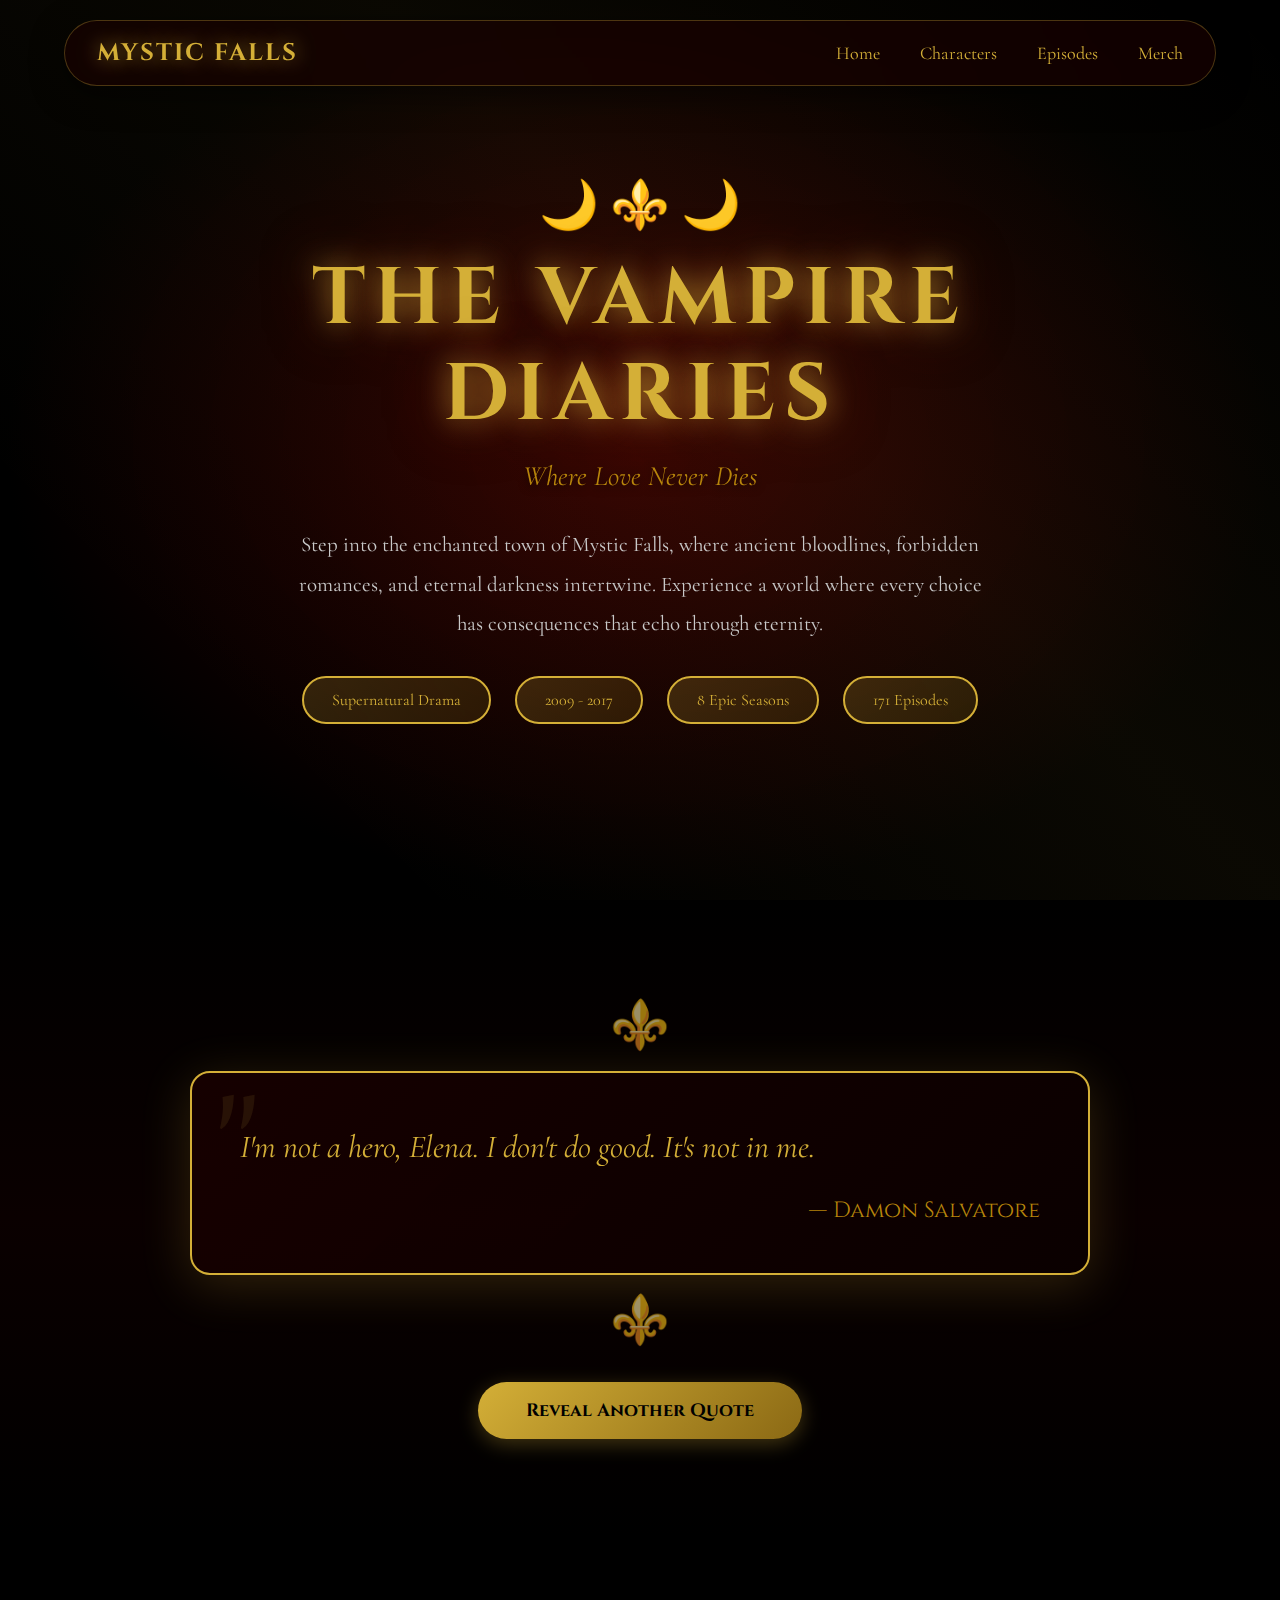
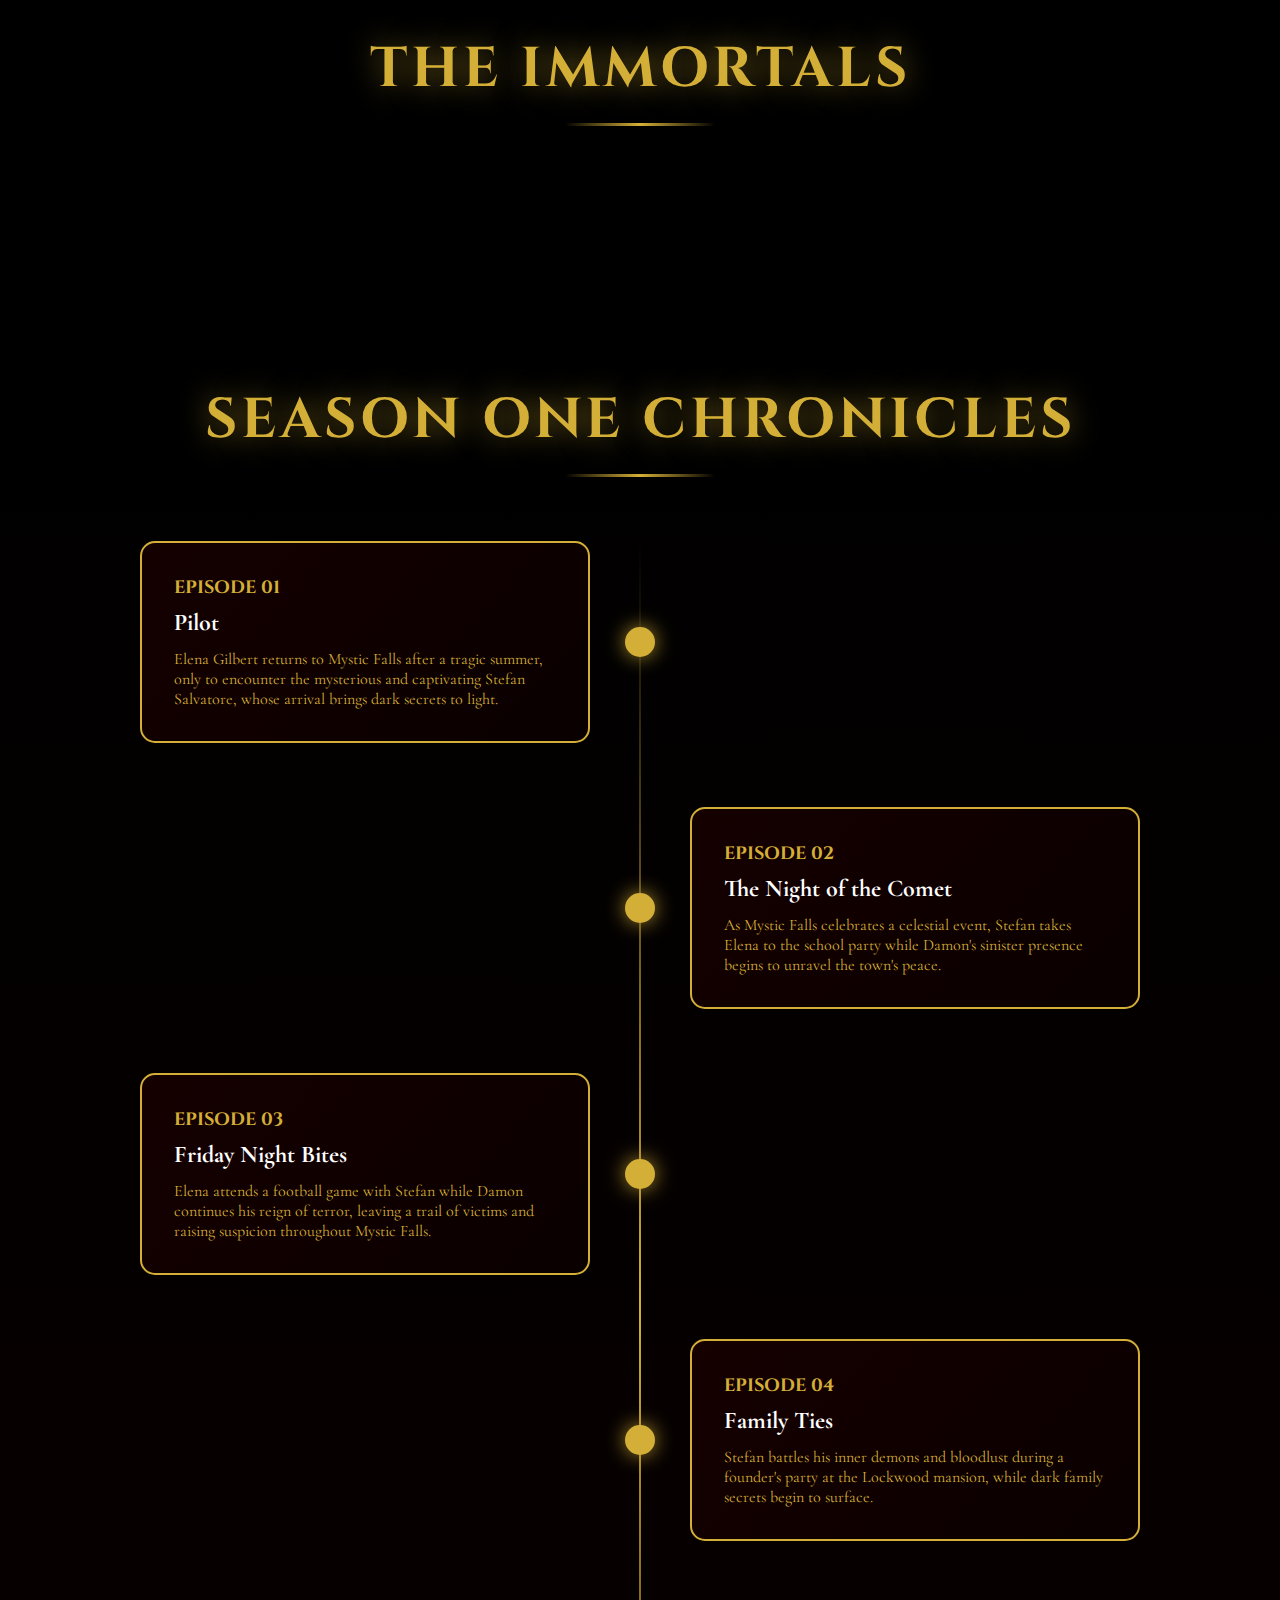
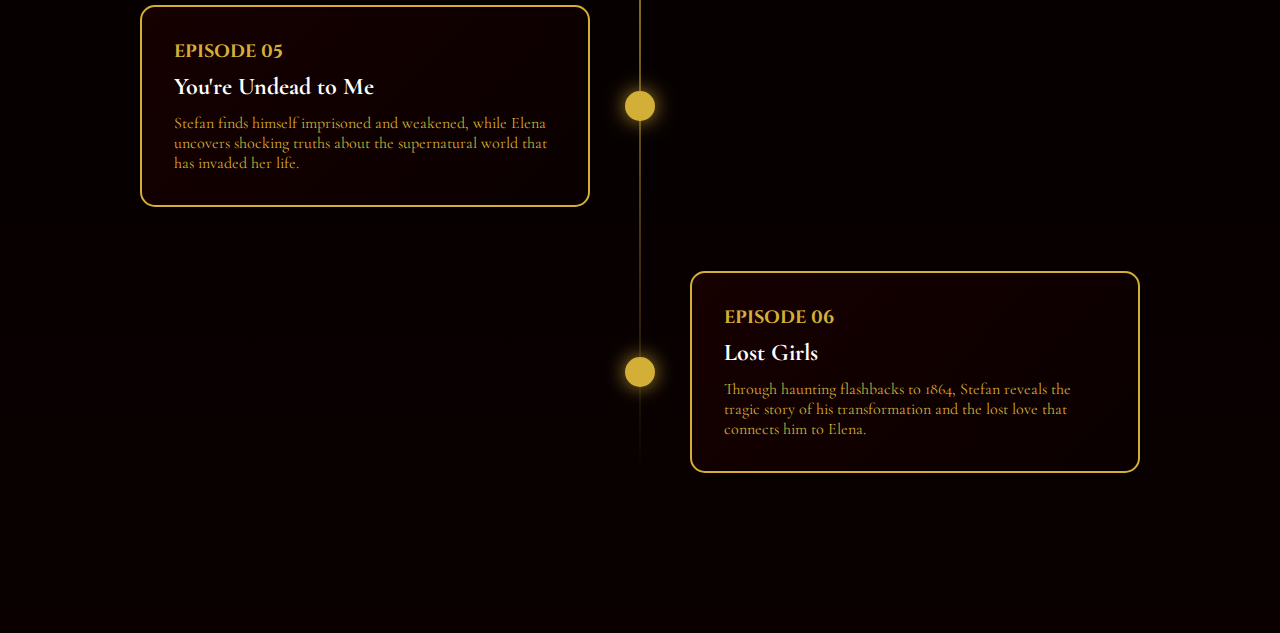
<file: index.html>
<!DOCTYPE html>
<html lang="en">
<head>
    <meta charset="UTF-8">
    <meta name="viewport" content="width=device-width, initial-scale=1.0">
    <title>The Vampire Diaries - Enter Mystic Falls</title>
    <link rel="icon" href="data:image/svg+xml,<svg xmlns='http://www.w3.org/2000/svg' viewBox='0 0 100 100'><text y='.9em' font-size='90'>🌙</text></svg>">
    <link rel="stylesheet" href="style.css">
</head>
<body>

        <!-- Floating Particles Background -->
    <div class="particles" id="particles"></div>

    <!-- NAVBAR -->
    <nav class="navbar">
        <div class="navbar-logo">MYSTIC FALLS</div>
        <ul class="navbar-links">
            <li><a onclick="scrollToSection('hero')">Home</a></li>
            <li><a onclick="scrollToSection('characters-section')">Characters</a></li>
            <li><a onclick="scrollToSection('episodes-section')">Episodes</a></li>
            <li><a onclick="scrollToSection('merch-section')">Merch</a></li>
        </ul>
    </nav>

        <!-- HERO SECTION -->
    <section id="hero" class="hero">
        <div class="hero-bg"></div>
        <div class="hero-content">
            <div class="hero-ornament">🌙 ⚜️ 🌙</div>
            <h1 class="hero-title">THE VAMPIRE<br>DIARIES</h1>
            <p class="hero-subtitle">Where Love Never Dies</p>
            <p class="hero-description">
                Step into the enchanted town of Mystic Falls, where ancient bloodlines, forbidden romances, and eternal darkness intertwine. Experience a world where every choice has consequences that echo through eternity.
            </p>
            <div class="show-badges">
                <div class="badge">Supernatural Drama</div>
                <div class="badge">2009 - 2017</div>
                <div class="badge">8 Epic Seasons</div>
                <div class="badge">171 Episodes</div>
            </div>
        </div>
    </section>


        <!-- RANDOM QUOTE SECTION -->
    <section class="quote-section">
        <div class="quote-container">
            <div class="quote-ornament-top">⚜️</div>
            <div class="quote-card">
                <p class="quote-text" id="quote-text">I'm not a hero, Elena. I don't do good. It's not in me.</p>
                <p class="quote-author" id="quote-author">— Damon Salvatore</p>
            </div>
            <div class="quote-ornament-bottom">⚜️</div>
            <button class="quote-btn" onclick="generateRandomQuote()">Reveal Another Quote</button>
        </div>
    </section>


        <!-- CHARACTERS SECTION -->
    <section id="characters-section" class="characters-section">
        <div class="section-header">
            <h2 class="section-title">THE IMMORTALS</h2>
            <div class="section-divider"></div>
        </div>
        <div class="characters-grid" id="characters-grid">
        </div>
    </section>


        <!-- EPISODES SECTION -->
    <section id="episodes-section" class="episodes-section">
        <div class="section-header">
            <h2 class="section-title">SEASON ONE CHRONICLES</h2>
            <div class="section-divider"></div>
        </div>
        <div class="timeline">
            <div class="episode-item">
                <div class="episode-marker"></div>
                <div class="episode-content">
                    <div class="episode-number">EPISODE 01</div>
                    <h3 class="episode-title">Pilot</h3>
                    <p class="episode-desc">Elena Gilbert returns to Mystic Falls after a tragic summer, only to encounter the mysterious and captivating Stefan Salvatore, whose arrival brings dark secrets to light.</p>
                </div>
            </div>
            <div class="episode-item">
                <div class="episode-marker"></div>
                <div class="episode-content">
                    <div class="episode-number">EPISODE 02</div>
                    <h3 class="episode-title">The Night of the Comet</h3>
                    <p class="episode-desc">As Mystic Falls celebrates a celestial event, Stefan takes Elena to the school party while Damon's sinister presence begins to unravel the town's peace.</p>
                </div>
            </div>
            <div class="episode-item">
                <div class="episode-marker"></div>
                <div class="episode-content">
                    <div class="episode-number">EPISODE 03</div>
                    <h3 class="episode-title">Friday Night Bites</h3>
                    <p class="episode-desc">Elena attends a football game with Stefan while Damon continues his reign of terror, leaving a trail of victims and raising suspicion throughout Mystic Falls.</p>
                </div>
            </div>
            <div class="episode-item">
                <div class="episode-marker"></div>
                <div class="episode-content">
                    <div class="episode-number">EPISODE 04</div>
                    <h3 class="episode-title">Family Ties</h3>
                    <p class="episode-desc">Stefan battles his inner demons and bloodlust during a founder's party at the Lockwood mansion, while dark family secrets begin to surface.</p>
                </div>
            </div>
            <div class="episode-item">
                <div class="episode-marker"></div>
                <div class="episode-content">
                    <div class="episode-number">EPISODE 05</div>
                    <h3 class="episode-title">You're Undead to Me</h3>
                    <p class="episode-desc">Stefan finds himself imprisoned and weakened, while Elena uncovers shocking truths about the supernatural world that has invaded her life.</p>
                </div>
            </div>
            <div class="episode-item">
                <div class="episode-marker"></div>
                <div class="episode-content">
                    <div class="episode-number">EPISODE 06</div>
                    <h3 class="episode-title">Lost Girls</h3>
                    <p class="episode-desc">Through haunting flashbacks to 1864, Stefan reveals the tragic story of his transformation and the lost love that connects him to Elena.</p>
                </div>
            </div>
        </div>
    </section>
    
</body>
</html>
</file>
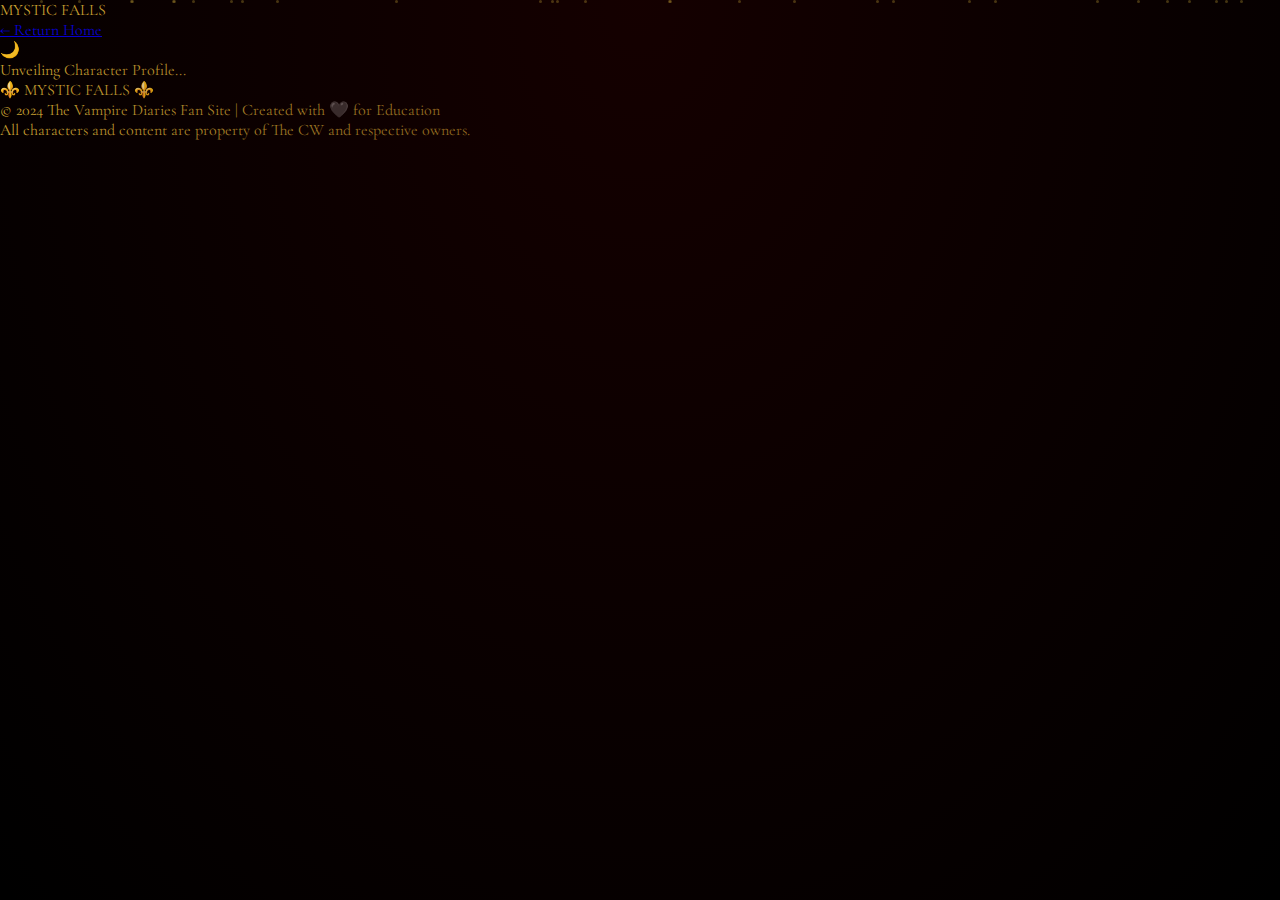
<file: characters.html>
<!DOCTYPE html>
<html lang="en">
<head>
    <meta charset="UTF-8">
    <meta name="viewport" content="width=device-width, initial-scale=1.0">
    <title>Character Profile - The Vampire Diaries</title>
    <!-- Favicon -->
    <link rel="icon" href="data:image/svg+xml,<svg xmlns='http://www.w3.org/2000/svg' viewBox='0 0 100 100'><text y='.9em' font-size='90'>🌙</text></svg>">
<link rel="stylesheet" href="characters.css">
</head>
<body>
    <div class="particles" id="particles"></div>

    <!-- NAVBAR -->
    <nav class="navbar">
        <div class="navbar-logo">MYSTIC FALLS</div>
        <a href="index.html" class="back-btn">← Return Home</a>
    </nav>

    <!-- MAIN CONTENT -->
    <div class="main-content">
        <div id="character-content">
            <div class="loading-container">
                <div class="loading-spinner">🌙</div>
                <p class="loading-text">Unveiling Character Profile...</p>
            </div>
        </div>
    </div>

    <!-- FOOTER -->
    <footer class="footer">
        <div class="footer-content">
            <div class="footer-logo">⚜️ MYSTIC FALLS ⚜️</div>
            <p class="footer-text">&copy; 2024 The Vampire Diaries Fan Site | Created with 🖤 for Education</p>
            <p class="footer-text">All characters and content are property of The CW and respective owners.</p>
        </div>
    </footer>

   <script src="characters.js"></script>
</body>
</html>
</file>
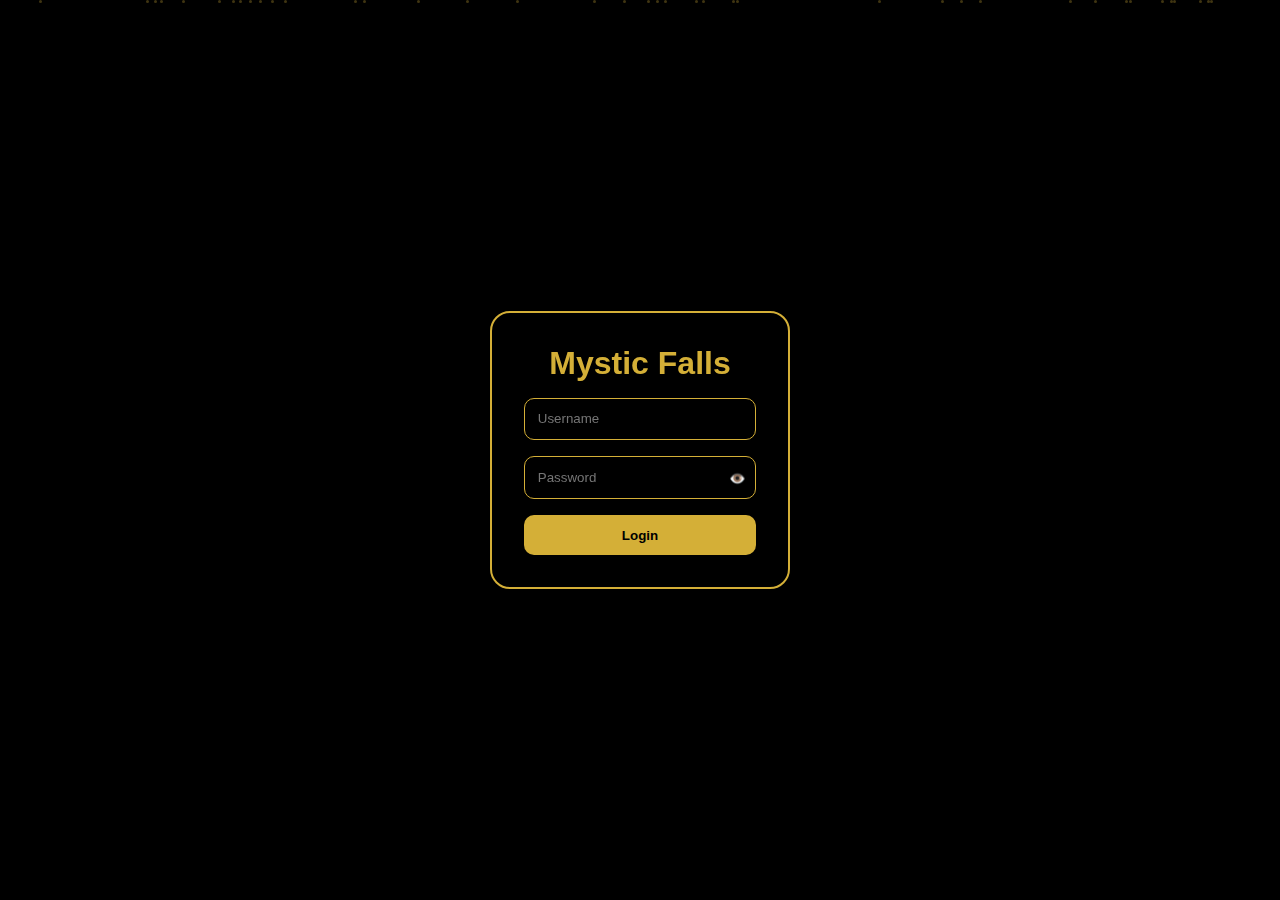
<file: login.html>
<!DOCTYPE html>
<html lang="en">
<head>
    <meta charset="UTF-8">
    <meta name="viewport" content="width=device-width, initial-scale=1.0">
    <title>login</title>
    <link rel="stylesheet" href="login.css">
</head>
<body>
     <!-- PARTICLES -->
    <div class="particles" id="particles"></div>

    <!-- LOGIN FORM -->
    <div class="login-container">
        <h1>Mystic Falls</h1>
        <form id="login-form">
            <div class="form-group">
                <input type="text" id="username" placeholder="Username" required>
            </div>
            <div class="form-group password-wrapper">
                <input type="password" id="password" placeholder="Password" required>
                <button type="button" id="toggle-password" class="toggle-password">👁️</button>
            </div>
            <button type="submit" class="submit-btn">Login</button>
        </form>
    </div>

    <script src="login.js"></script>
</body>
</html>
</file>
<file: style.css>
@import url('https://fonts.googleapis.com/css2?family=Cinzel:wght@400;700&family=Cormorant+Garamond:ital,wght@0,300;0,400;1,300&display=swap');

* {
    margin: 0;
    padding: 0;
    box-sizing: border-box;
}

body {
    font-family: 'Cormorant Garamond', serif;
    background: #000;
    color: #d4af37;
    overflow-x: hidden;
    position: relative;
}

body::before {
    content: '';
    position: fixed;
    top: 0;
    left: 0;
    width: 100%;
    height: 100%;
    background: 
        radial-gradient(ellipse at top, rgba(139, 0, 0, 0.15), transparent),
        radial-gradient(ellipse at bottom, rgba(0, 0, 0, 0.9), transparent);
    pointer-events: none;
    z-index: 0;
}

.particles {
    position: fixed;
    top: 0;
    left: 0;
    width: 100%;
    height: 100%;
    overflow: hidden;
    pointer-events: none;
    z-index: 1;
}

.particle {
    position: absolute;
    width: 3px;
    height: 3px;
    background: rgba(212, 175, 55, 0.3);
    border-radius: 50%;
    animation: float-particle 15s infinite;
}

@keyframes float-particle {
    0% { transform: translateY(100vh) translateX(0); opacity: 0; }
    10% { opacity: 1; }
    90% { opacity: 1; }
    100% { transform: translateY(-100vh) translateX(100px); opacity: 0; }
}

::-webkit-scrollbar {
    width: 10px;
}

::-webkit-scrollbar-track {
    background: #1a0000;
}

::-webkit-scrollbar-thumb {
    background: linear-gradient(180deg, #d4af37 0%, #8b6914 100%);
    border-radius: 5px;
}

::-webkit-scrollbar-thumb:hover {
    background: linear-gradient(180deg, #ffd700 0%, #d4af37 100%);
}

.navbar {
    position: fixed;
    top: 20px;
    left: 50%;
    transform: translateX(-50%);
    width: 90%;
    max-width: 1200px;
    background: rgba(26, 0, 0, 0.6);
    backdrop-filter: blur(20px);
    border: 1px solid rgba(212, 175, 55, 0.3);
    border-radius: 50px;
    padding: 16px 32px; 
    display: flex;
    justify-content: space-between;
    align-items: center;
    z-index: 1000;
    box-shadow: 0 8px 32px rgba(0, 0, 0, 0.5);
}

.navbar-logo {
    font-family: 'Cinzel', serif;
    font-size: 24px;
    font-weight: 700;
    color: #d4af37;
    text-shadow: 0 0 20px rgba(212, 175, 55, 0.8);
    letter-spacing: 2px;
}

.navbar-links {
    display: flex;
    gap: 40px;
    list-style: none;
}

.navbar-links a {
    color: #d4af37;
    text-decoration: none;
    font-size: 18px; 
    transition: all 0.3s;
    cursor: pointer;
    position: relative;
}

.navbar-links a::after {
    content: '';
    position: absolute;
    bottom: -5px;
    left: 0;
    width: 0;
    height: 2px;
    background: #d4af37;
    transition: width 0.3s;
}

.navbar-links a:hover::after {
    width: 100%;
}

.navbar-links a:hover {
    text-shadow: 0 0 15px rgba(212, 175, 55, 0.9);
}


.hero {
    height: 100vh;
    display: flex;
    align-items: center;
    justify-content: center;
    position: relative;
    overflow: hidden;
    background: radial-gradient(ellipse at center, rgba(139, 0, 0, 0.3) 0%, #000 70%);
}

.hero-bg {
    position: absolute;
    width: 100%;
    height: 100%;
    background: 
        linear-gradient(45deg, transparent 30%, rgba(212, 175, 55, 0.05) 50%, transparent 70%);
    background-size: 200% 200%, cover;
    animation: shimmer 10s ease-in-out infinite;
}

@keyframes shimmer {
    0%, 100% { background-position: 0% 0%, center; }
    50% { background-position: 100% 100%, center; }
}

.hero-content {
    position: relative;
    z-index: 2;
    text-align: center;
    animation: heroFadeIn 2s ease-out;
}

@keyframes heroFadeIn {
    from { opacity: 0; transform: translateY(50px) scale(0.9); }
    to { opacity: 1; transform: translateY(0) scale(1); }
}

.hero-ornament {
    font-size: 48px; 
    margin-bottom: 16px; 
    animation: pulse 3s ease-in-out infinite;
}

@keyframes pulse {
    0%, 100% { transform: scale(1); opacity: 0.8; }
    50% { transform: scale(1.1); opacity: 1; }
}

.hero-title {
    font-family: 'Cinzel', serif;
    font-size: 80px; 
    font-weight: 700;
    color: #d4af37;
    text-shadow: 
        0 0 30px rgba(212, 175, 55, 0.8),
        0 0 60px rgba(139, 0, 0, 0.6);
    margin-bottom: 16px; 
    letter-spacing: 8px;
    line-height: 1.2;
}

.hero-subtitle {
    font-size: 28px; 
    color: #b8860b;
    font-style: italic;
    margin-bottom: 32px; 
    text-shadow: 0 2px 10px rgba(0, 0, 0, 0.8);
}

.hero-description {
    max-width: 700px;
    font-size: 21px; 
    line-height: 1.9;
    color: #c9c9c9;
    margin: 0 auto 32px;
}

.show-badges {
    display: flex;
    gap: 24px; 
    justify-content: center;
    flex-wrap: wrap;
}

.badge {
    padding: 12px 28px;
    background: linear-gradient(135deg, rgba(212, 175, 55, 0.2) 0%, rgba(139, 109, 20, 0.2) 100%);
    border: 2px solid #d4af37;
    border-radius: 30px;
    font-size: 16px; 
    backdrop-filter: blur(10px);
    transition: all 0.3s;
}

.badge:hover {
    background: linear-gradient(135deg, rgba(212, 175, 55, 0.4) 0%, rgba(139, 109, 20, 0.4) 100%);
    transform: translateY(-3px);
    box-shadow: 0 5px 20px rgba(212, 175, 55, 0.4);
}


.quote-section {
    padding: 96px 5%;
    background: linear-gradient(180deg, #000 0%, #0a0000 50%, #000 100%);
    position: relative;
}

.quote-container {
    max-width: 900px;
    margin: 0 auto;
    position: relative;
}

.quote-ornament-top, .quote-ornament-bottom {
    text-align: center;
    font-size: 48px; 
    color: #d4af37;
    opacity: 0.6;
}

.quote-card {
    background: linear-gradient(135deg, rgba(26, 0, 0, 0.8) 0%, rgba(10, 0, 0, 0.9) 100%);
    border: 2px solid #d4af37;
    border-radius: 20px;
    padding: 48px; 
    margin: 16px 0; 
    box-shadow: 0 10px 50px rgba(212, 175, 55, 0.2);
    position: relative;
    overflow: hidden;
}

.quote-card::before {
    content: '"';
    position: absolute;
    top: -20px;
    left: 20px;
    font-size: 160px;
    color: rgba(212, 175, 55, 0.1);
    font-family: 'Cinzel', serif;
}

.quote-text {
    font-size: 32px; 
    font-style: italic;
    color: #d4af37;
    margin-bottom: 24px;
    position: relative;
    z-index: 1;
    line-height: 1.6;
}

.quote-author {
    font-size: 22px; 
    color: #b8860b;
    text-align: right;
    font-family: 'Cinzel', serif;
}

.quote-btn {
    display: block;
    margin: 32px auto 0; 
    padding: 16px 48px;
    background: linear-gradient(135deg, #d4af37 0%, #8b6914 100%);
    color: #000;
    border: none;
    border-radius: 30px;
    font-size: 18px;
    font-family: 'Cinzel', serif;
    font-weight: 700;
    cursor: pointer;
    transition: all 0.3s;
    box-shadow: 0 5px 20px rgba(212, 175, 55, 0.3);
}

.quote-btn:hover {
    transform: translateY(-3px) scale(1.05);
    box-shadow: 0 8px 30px rgba(212, 175, 55, 0.6);
}


.characters-section {
    padding: 96px 5%; 
    background: #000;
    position: relative;
}

.section-header {
    text-align: center;
    margin-bottom: 64px;
}

.section-title {
    font-family: 'Cinzel', serif;
    font-size: 56px; 
    color: #d4af37;
    text-shadow: 0 0 30px rgba(212, 175, 55, 0.6);
    margin-bottom: 16px; 
    letter-spacing: 4px;
}

.section-divider {
    width: 150px;
    height: 3px;
    background: linear-gradient(90deg, transparent, #d4af37, transparent);
    margin: 0 auto;
}

.characters-grid {
    display: grid;
    grid-template-columns: repeat(auto-fit, minmax(280px, 1fr));
    gap: 48px; 
    max-width: 1400px;
    margin: 0 auto;
}

.character-card {
    background: linear-gradient(135deg, rgba(26, 0, 0, 0.6) 0%, rgba(10, 0, 0, 0.8) 100%);
    border: 2px solid transparent;
    border-radius: 20px;
    overflow: hidden;
    cursor: pointer;
    transition: all 0.4s cubic-bezier(0.175, 0.885, 0.32, 1.275);
    position: relative;
    backdrop-filter: blur(10px);
}

.character-card::before {
    content: '';
    position: absolute;
    top: 0;
    left: 0;
    width: 100%;
    height: 100%;
    background: linear-gradient(135deg, rgba(212, 175, 55, 0.1) 0%, transparent 100%);
    opacity: 0;
    transition: opacity 0.4s;
}

.character-card:hover::before {
    opacity: 1;
}

.character-card:hover {
    transform: translateY(-15px) scale(1.02);
    border-color: #d4af37;
    box-shadow: 0 20px 60px rgba(212, 175, 55, 0.4);
}

.character-img {
    width: 100%;
    height: 320px;
    background: linear-gradient(135deg, #1a0000 0%, #0a0000 100%);
    display: flex;
    align-items: center;
    justify-content: center;
    font-size: 112px; 
    position: relative;
    overflow: hidden;
}

.character-img img {
    width: 100%;
    height: 100%;
    object-fit: cover;
}

.character-img::after {
    content: '';
    position: absolute;
    bottom: 0;
    left: 0;
    width: 100%;
    height: 50%;
    background: linear-gradient(to top, rgba(0, 0, 0, 0.8), transparent);
}

.character-info {
    padding: 32px; 
    text-align: center;
    position: relative;
}

.character-name {
    font-family: 'Cinzel', serif;
    font-size: 29px;
    color: #d4af37;
    margin-bottom: 8px; 
    letter-spacing: 2px;
}

.character-role {
    font-size: 18px; 
    color: #b8860b;
    font-style: italic;
    margin-bottom: 12px; 
}

.character-actor {
    font-size: 16px; 
    color: #888;
}


.episodes-section {
    padding: 96px 5%; 
    background: linear-gradient(180deg, #000 0%, #0a0000 100%);
    position: relative;
}

.timeline {
    max-width: 1000px;
    margin: 0 auto;
    position: relative;
}

.timeline::before {
    content: '';
    position: absolute;
    left: 50%;
    transform: translateX(-50%);
    width: 2px;
    height: 100%;
    background: linear-gradient(180deg, transparent, #d4af37, transparent);
}

.episode-item {
    margin-bottom: 64px; 
    position: relative;
    display: flex;
    align-items: center;
}

.episode-item:nth-child(odd) {
    flex-direction: row;
}

.episode-item:nth-child(even) {
    flex-direction: row-reverse;
}

.episode-content {
    width: 45%;
    background: linear-gradient(135deg, rgba(26, 0, 0, 0.8) 0%, rgba(10, 0, 0, 0.9) 100%);
    border: 2px solid #d4af37;
    border-radius: 15px;
    padding: 32px;
    position: relative;
    transition: all 0.3s;
}

.episode-content:hover {
    transform: scale(1.05);
    box-shadow: 0 10px 40px rgba(212, 175, 55, 0.3);
}

.episode-marker {
    width: 30px;
    height: 30px;
    background: #d4af37;
    border-radius: 50%;
    position: absolute;
    left: 50%;
    transform: translateX(-50%);
    box-shadow: 0 0 20px rgba(212, 175, 55, 0.8);
    z-index: 2;
}

.episode-number {
    font-family: 'Cinzel', serif;
    color: #d4af37;
    font-weight: 700;
    font-size: 18px; 
    margin-bottom: 8px; 
}

.episode-title {
    font-size: 24px; 
    color: #fff;
    margin-bottom: 12px; 
}


.merch-section {
    padding: 96px 5%;
    background: #000;
    position: relative;
}

.merch-grid {
    display: grid;
    grid-template-columns: repeat(auto-fit, minmax(300px, 1fr));
    gap: 48px; 
    max-width: 1400px;
    margin: 0 auto;
}

.merch-card {
    background: linear-gradient(135deg, rgba(26, 0, 0, 0.6) 0%, rgba(10, 0, 0, 0.8) 100%);
    border: 2px solid rgba(212, 175, 55, 0.3);
    border-radius: 20px;
    overflow: hidden;
    transition: all 0.4s ease;
    position: relative;
}

.merch-card:hover {
    border-color: #d4af37;
    transform: translateY(-10px);
    box-shadow: 0 15px 50px rgba(212, 175, 55, 0.3);
}


.merch-img1,
.merch-img2,
.merch-img3,
.merch-img4 {
    width: 100%;
    height: 280px;
    background-size: cover;
    background-position: center;
}


.merch-img1 { background-image: url("imgs/1.png"); }
.merch-img2 { background-image: url("imgs/2.png"); }
.merch-img3 { background-image: url("imgs/3.png"); }
.merch-img4 { background-image: url("imgs/4.png"); }

.merch-ribbon {
    position: absolute;
    top: 20px;
    right: -35px;
    background: #d4af37;
    color: #000;
    padding: 8px 48px;
    transform: rotate(45deg);
    font-weight: 700;
    font-size: 14px;
    box-shadow: 0 3px 10px rgba(0, 0, 0, 0.5);
}

.merch-info {
    padding: 32px;
    text-align: center;
}

.merch-title {
    font-family: 'Cinzel', serif;
    font-size: 22px; 
    color: #d4af37;
    margin-bottom: 16px; 
}

.merch-price {
    font-size: 32px; 
    color: #fff;
    font-weight: 700;
    margin-bottom: 16px; 
}

.merch-btn {
    padding: 12px 32px; 
    background: linear-gradient(135deg, #d4af37 0%, #8b6914 100%);
    color: #000;
    border: none;
    border-radius: 25px;
    font-family: 'Cinzel', serif;
    font-weight: 700;
    cursor: pointer;
    transition: all 0.3s ease;
}

.merch-btn:hover {
    transform: scale(1.05);
    box-shadow: 0 5px 20px rgba(212, 175, 55, 0.5);
}


.footer {
    background: #0a0000;
    padding: 64px 5%; 
    text-align: center;
    border-top: 2px solid rgba(212, 175, 55, 0.3);
    position: relative;
}

.footer-logo {
    font-family: 'Cinzel', serif;
    font-size: 40px;
    color: #d4af37;
    text-shadow: 0 0 25px rgba(212, 175, 55, 0.5);
    margin-bottom: 24px; 
    letter-spacing: 3px;
}

.footer-links {
    margin-bottom: 24px; 
}

.footer-links a {
    color: #d4af37;
    margin: 0 16px;
    font-size: 18px; 
    text-decoration: none;
    transition: color 0.3s;
}

.footer-links a:hover {
    color: #ffeded;
}

.footer-socials {
    margin-bottom: 32px;
}

.footer-socials i {
    font-size: 28px;
    color: #d4af37;
    margin: 0 12px;
    transition: transform 0.3s, color 0.3s;
    cursor: pointer;
}

.footer-socials i:hover {
    transform: scale(1.2);
    color: #fff;
}

.footer-copy {
    color: #888;
    font-size: 15px; 
    margin-top: 24px; 
}


        @media (max-width: 768px) {
            .hero-title { font-size: 3rem; }
            .section-title { font-size: 2.5rem; }
            .navbar-links { gap: 1rem; font-size: 0.95rem; }
            .timeline::before { left: 20px; }
            .episode-item { flex-direction: column !important; }
            .episode-content { width: 100%; margin-left: 40px; }
        }
</file>
<file: characters.css>
@import url('https://fonts.googleapis.com/css2?family=Cinzel:wght@400;700&family=Cormorant+Garamond:ital,wght@0,300;0,400;1,300&display=swap');

* {
    margin: 0;
    padding: 0;
    box-sizing: border-box;
}

body {
    font-family: 'Cormorant Garamond', serif;
    background: #000;
    color: #d4af37;
    overflow-x: hidden;
    position: relative;
    min-height: 100vh;
}

body::before {
    content: '';
    position: fixed;
    top: 0;
    left: 0;
    width: 100%;
    height: 100%;
    background: 
        radial-gradient(ellipse at top, rgba(139, 0, 0, 0.15), transparent),
        radial-gradient(ellipse at bottom, rgba(0, 0, 0, 0.9), transparent);
    pointer-events: none;
    z-index: 0;
}

.particles {
    position: fixed;
    top: 0;
    left: 0;
    width: 100%;
    height: 100%;
    overflow: hidden;
    pointer-events: none;
    z-index: 1;
}

.particle {
    position: absolute;
    width: 3px;
    height: 3px;
    background: rgba(212, 175, 55, 0.3);
    border-radius: 50%;
    animation: float-particle 15s infinite;
}

@keyframes float-particle {
    0% { transform: translateY(100vh) translateX(0); opacity: 0; }
    10% { opacity: 1; }
    90% { opacity: 1; }
    100% { transform: translateY(-100vh) translateX(100px); opacity: 0; }
}

::-webkit-scrollbar {
    width: 10px;
}

::-webkit-scrollbar-track {
    background: #1a0000;
}

::-webkit-scrollbar-thumb {
    background: linear-gradient(180deg, #d4af37 0%, #8b6914 100%);
    border-radius: 5px;
}

::-webkit-scrollbar-thumb:hover {
    background: linear-gradient(180deg, #ffd700 0%, #d4af37 100%);
}
</file>
<file: login.css>
* { margin: 0; padding: 0; box-sizing: border-box; }
        body {
            font-family: 'Arial', sans-serif;
            background: #000;
            color: #d4af37;
            display: flex;
            justify-content: center;
            align-items: center;
            height: 100vh;
            overflow: hidden;
        }

        /* ===== PARTICLES ===== */
        .particles {
            position: fixed;
            width: 100%;
            height: 100%;
            top: 0;
            left: 0;
            pointer-events: none;
            z-index: 0;
        }
        .particle {
            position: absolute;
            width: 3px;
            height: 3px;
            background: rgba(212,175,55,0.3);
            border-radius: 50%;
            animation: float 15s linear infinite;
        }
        @keyframes float {
            0% { transform: translateY(100vh); opacity: 0; }
            10% { opacity: 1; }
            90% { opacity: 1; }
            100% { transform: translateY(-100vh); opacity: 0; }
        }

        /* ===== LOGIN FORM ===== */
        .login-container {
            position: relative;
            z-index: 1;
            background: rgba(0,0,0,0.7);
            padding: 2rem;
            border: 2px solid #d4af37;
            border-radius: 20px;
            width: 300px;
            text-align: center;
        }
        .login-container h1 {
            margin-bottom: 1rem;
        }
        .form-group {
            margin-bottom: 1rem;
            text-align: left;
        }
        .form-group input {
            width: 100%;
            padding: 0.8rem;
            border-radius: 10px;
            border: 1px solid #d4af37;
            background: rgba(0,0,0,0.5);
            color: #d4af37;
        }
        .password-wrapper {
            position: relative;
        }
        .toggle-password {
            position: absolute;
            right: 10px;
            top: 50%;
            transform: translateY(-50%);
            background: none;
            border: none;
            color: #d4af37;
            cursor: pointer;
        }
        .submit-btn {
            width: 100%;
            padding: 0.8rem;
            border: none;
            border-radius: 10px;
            background: #d4af37;
            color: #000;
            font-weight: bold;
            cursor: pointer;
        }
</file>
